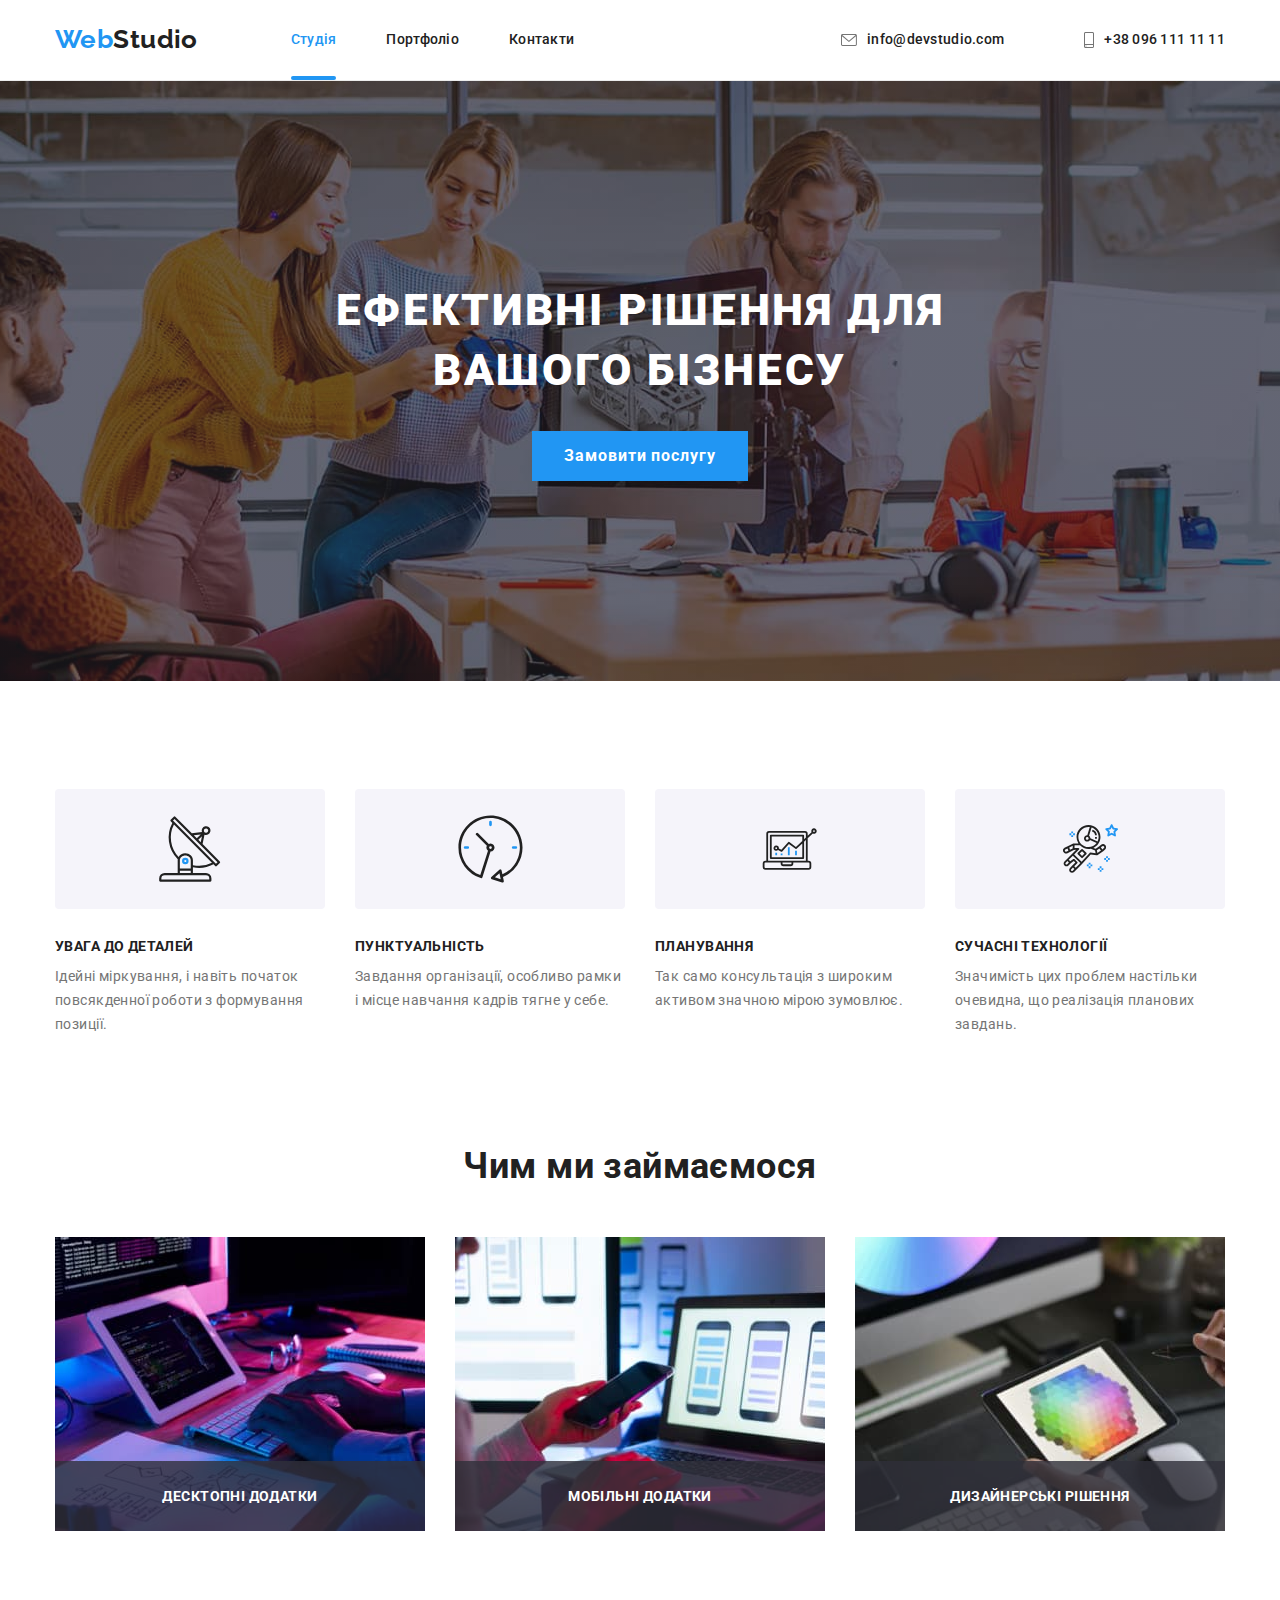
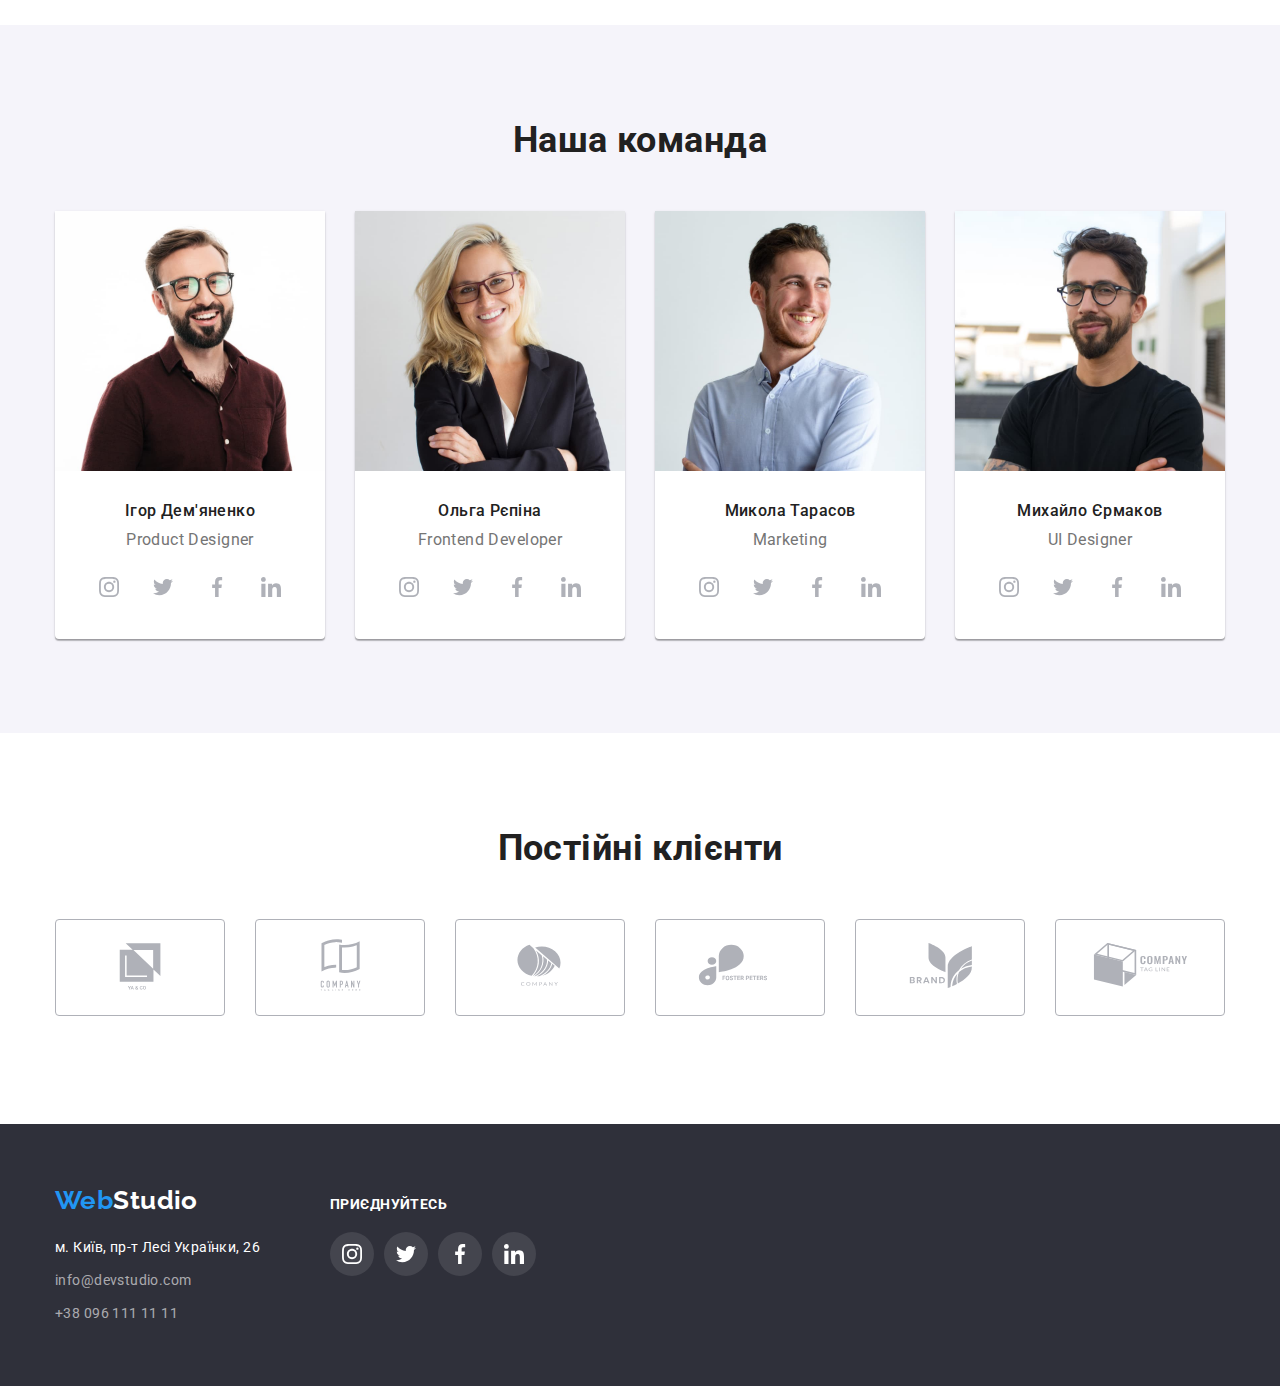
<file: index.html>
<!DOCTYPE html>
<html lang="uk">
  <head>
    <meta charset="UTF-8" />
    <meta http-equiv="X-UA-Compatible" content="IE=edge" />
    <meta name="viewport" content="width=device-width, initial-scale=1.0" />
    <title>Document</title>
    <link rel="preconnect" href="https://fonts.googleapis.com" />
    <link rel="preconnect" href="https://fonts.gstatic.com" crossorigin />
    <link
      href="https://fonts.googleapis.com/css2?family=Raleway:wght@700&family=Roboto:wght@400;500;700;900&display=swap"
      rel="stylesheet"
    />
    <link
      rel="stylesheet"
      href="https://cdnjs.cloudflare.com/ajax/libs/modern-normalize/1.1.0/modern-normalize.min.css"
    />
    <link rel="stylesheet" href="./css/styles.css" />
  </head>
  <body>
    <header class="page-header">
      <div class="container main-nav">
        <a href="/" class="logo header"> <span class="accent">Web</span>Studio </a>

        <nav>
          <ul class="site-nav list">
            <li class="item"><a class="link current" href="">Студія</a></li>
            <li class="item"><a class="link" href="./portfolio.html">Портфоліо</a></li>
            <li class="item"><a class="link" href="">Контакти</a></li>
          </ul>
        </nav>

        <ul class="auth-list">
          <li class="auth-item">
            <a class="auth-link" href="mailto:info@devstudio.com">
              <svg class="auth-icon" width="16px" height="12px">
                <use href="./images/icons.svg#icon-envelope"></use>
              </svg>
              info@devstudio.com</a
            >
          </li>
          <li class="auth-item">
            <a class="auth-link" href="tel:+380961111111">
              <svg class="auth-icon" width="10px" height="16px">
                <use href="./images/icons.svg#icon-smartphone"></use>
              </svg>
              +38 096 111 11 11</a
            >
          </li>
        </ul>
      </div>
    </header>

    <main>
      <section class="hero overlay">
        <div class="container">
          <h1 class="hero-title">Ефективні рішення для вашого бізнесу</h1>
          <button type="button" class="button primary" data-modal-open>Замовити послугу</button>
        </div>
      </section>

      <section class="benefits section">
        <div class="container">
          <h2 class="visually-hidden">Переваги</h2>
          <ul class="benefits-list">
            <li class="benefits-item">
              <div class="benefits-element">
                <svg class="benefits-icon" width="65.32px" height="70px">
                  <use href="./images/icons.svg#icon-antenna"></use>
                </svg>
              </div>
              <h3 class="benefits-title">Увага до деталей</h3>
              <p class="benefits-text">
                Ідейні міркування, і навіть початок повсякденної роботи з формування позиції.
              </p>
            </li>
            <li class="benefits-item">
              <div class="benefits-element">
                <svg class="benefits-icon" width="67px" height="70px">
                  <use href="./images/icons.svg#icon-clock"></use>
                </svg>
              </div>
              <h3 class="benefits-title">Пунктуальність</h3>
              <p class="benefits-text">
                Завдання організації, особливо рамки і місце навчання кадрів тягне у себе.
              </p>
            </li>
            <li class="benefits-item">
              <div class="benefits-element">
                <svg class="benefits-icon" width="70px" height="54px">
                  <use href="./images/icons.svg#icon-diagram"></use>
                </svg>
              </div>
              <h3 class="benefits-title">Планування</h3>
              <p class="benefits-text">
                Так само консультація з широким активом значною мірою зумовлює.
              </p>
            </li>
            <li class="benefits-item">
              <div class="benefits-element">
                <svg class="benefits-icon" width="55px" height="61px">
                  <use href="./images/icons.svg#icon-astronaut"></use>
                </svg>
              </div>
              <h3 class="benefits-title">Сучасні технології</h3>
              <p class="benefits-text">
                Значимість цих проблем настільки очевидна, що реалізація планових завдань.
              </p>
            </li>
          </ul>
        </div>
      </section>

      <section class="examples section">
        <div class="container">
          <h2 class="examples-title">Чим ми займаємося</h2>
          <ul class="examples list">
            <li class="item">
              <div class="examples-thumb">
                <img src="./images/computer.jpg" alt="Робота на компютері" width="370" />
                <p class="examples-text">Десктопні додатки</p>
              </div>
            </li>

            <li class="item">
              <div class="examples-thumb">
                <img src="./images/phone.jpg" alt="Робота та телефоні" width="370" />
                <p class="examples-text">Мобільні додатки</p>
              </div>
            </li>

            <li class="item">
              <div class="examples-thumb">
                <img src="./images/tablet.jpg" alt="Робота на планшеті" width="370" />
                <p class="examples-text">Дизайнерські рішення</p>
              </div>
            </li>
          </ul>
        </div>
      </section>

      <section class="team section">
        <div class="container">
          <h2 class="team-title">Наша команда</h2>
          <ul class="team list">
            <li class="item">
              <img src="./images/productdesigner.jpg" alt="Дизайнер продукту" width="270" />
              <h3 class="title">Ігор Дем'яненко</h3>
              <p class="text" lang="en">Product Designer</p>
              <div class="thumb">
                <ul class="net-list">
                  <li class="net-item">
                    <a href="#" class="net-link">
                      <svg class="net-icon" width="20px" height="20px">
                        <use href="./images/icons.svg#icon-instagram"></use>
                      </svg>
                    </a>
                  </li>
                  <li class="net-item">
                    <a href="#" class="net-link">
                      <svg class="net-icon" width="20px" height="20px">
                        <use href="./images/icons.svg#icon-twitter"></use>
                      </svg>
                    </a>
                  </li>
                  <li class="net-item">
                    <a href="#" class="net-link">
                      <svg class="net-icon" width="20px" height="20px">
                        <use href="./images/icons.svg#icon-facebook"></use>
                      </svg>
                    </a>
                  </li>
                  <li class="net-item">
                    <a href="#" class="net-link">
                      <svg class="net-icon" width="20px" height="20px">
                        <use href="./images/icons.svg#icon-linkedin"></use>
                      </svg>
                    </a>
                  </li>
                </ul>
              </div>
            </li>

            <li class="item">
              <img src="./images/frontenddeveloper.jpg" alt="Розробник інтерфейсу" width="270" />
              <h3 class="title">Ольга Рєпіна</h3>
              <p class="text" lang="en">Frontend Developer</p>
              <div class="thumb">
                <ul class="net-list">
                  <li class="net-item">
                    <a href="#" class="net-link">
                      <svg class="net-icon" width="20px" height="20px">
                        <use href="./images/icons.svg#icon-instagram"></use>
                      </svg>
                    </a>
                  </li>
                  <li class="net-item">
                    <a href="#" class="net-link">
                      <svg class="net-icon" width="20px" height="20px">
                        <use href="./images/icons.svg#icon-twitter"></use>
                      </svg>
                    </a>
                  </li>
                  <li class="net-item">
                    <a href="#" class="net-link">
                      <svg class="net-icon" width="20px" height="20px">
                        <use href="./images/icons.svg#icon-facebook"></use>
                      </svg>
                    </a>
                  </li>
                  <li class="net-item">
                    <a href="#" class="net-link">
                      <svg class="net-icon" width="20px" height="20px">
                        <use href="./images/icons.svg#icon-linkedin"></use>
                      </svg>
                    </a>
                  </li>
                </ul>
              </div>
            </li>

            <li class="item">
              <img src="./images/marketing.jpg" alt="Маркетинг" width="270" />
              <h3 class="title">Микола Тарасов</h3>
              <p class="text" lang="en">Marketing</p>
              <div class="thumb">
                <ul class="net-list">
                  <li class="net-item">
                    <a href="#" class="net-link">
                      <svg class="net-icon" width="20px" height="20px">
                        <use href="./images/icons.svg#icon-instagram"></use>
                      </svg>
                    </a>
                  </li>
                  <li class="net-item">
                    <a href="#" class="net-link">
                      <svg class="net-icon" width="20px" height="20px">
                        <use href="./images/icons.svg#icon-twitter"></use>
                      </svg>
                    </a>
                  </li>
                  <li class="net-item">
                    <a href="#" class="net-link">
                      <svg class="net-icon" width="20px" height="20px">
                        <use href="./images/icons.svg#icon-facebook"></use>
                      </svg>
                    </a>
                  </li>
                  <li class="net-item">
                    <a href="#" class="net-link">
                      <svg class="net-icon" width="20px" height="20px">
                        <use href="./images/icons.svg#icon-linkedin"></use>
                      </svg>
                    </a>
                  </li>
                </ul>
              </div>
            </li>

            <li class="item">
              <img
                src="./images/uidesigner.jpg"
                alt="Дизайнер інтерфейсу користувача"
                width="270"
              />
              <h3 class="title">Михайло Єрмаков</h3>
              <p class="text" lang="en">UI Designer</p>
              <div class="thumb">
                <ul class="net-list">
                  <li class="net-item">
                    <a href="#" class="net-link">
                      <svg class="net-icon" width="20px" height="20px">
                        <use href="./images/icons.svg#icon-instagram"></use>
                      </svg>
                    </a>
                  </li>
                  <li class="net-item">
                    <a href="#" class="net-link">
                      <svg class="net-icon" width="20px" height="20px">
                        <use href="./images/icons.svg#icon-twitter"></use>
                      </svg>
                    </a>
                  </li>
                  <li class="net-item">
                    <a href="#" class="net-link">
                      <svg class="net-icon" width="20px" height="20px">
                        <use href="./images/icons.svg#icon-facebook"></use>
                      </svg>
                    </a>
                  </li>
                  <li class="net-item">
                    <a href="#" class="net-link">
                      <svg class="net-icon" width="20px" height="20px">
                        <use href="./images/icons.svg#icon-linkedin"></use>
                      </svg>
                    </a>
                  </li>
                </ul>
              </div>
            </li>
          </ul>
        </div>
      </section>

      <section class="clientage section">
        <div class="container">
          <h2 class="clientage-title">Постійні клієнти</h2>
          <ul class="clientage-list">
            <li class="clientage-item">
              <a href="#" class="clientage-link">
                <svg class="clientage-icon" width="106px" height="60px">
                  <use href="./images/icons.svg#icon-Logo1"></use>
                </svg>
              </a>
            </li>
            <li class="clientage-item">
              <a href="#" class="clientage-link">
                <svg class="clientage-icon" width="106px" height="60px">
                  <use href="./images/icons.svg#icon-Logo2"></use>
                </svg>
              </a>
            </li>
            <li class="clientage-item">
              <a href="#" class="clientage-link">
                <svg class="clientage-icon" width="106px" height="60px">
                  <use href="./images/icons.svg#icon-Logo3"></use>
                </svg>
              </a>
            </li>
            <li class="clientage-item">
              <a href="#" class="clientage-link">
                <svg class="clientage-icon" width="106px" height="60px">
                  <use href="./images/icons.svg#icon-Logo4"></use>
                </svg>
              </a>
            </li>
            <li class="clientage-item">
              <a href="#" class="clientage-link">
                <svg class="clientage-icon" width="106px" height="60px">
                  <use href="./images/icons.svg#icon-Logo5"></use>
                </svg>
              </a>
            </li>
            <li class="clientage-item">
              <a href="#" class="clientage-link">
                <svg class="clientage-icon" width="106px" height="60px">
                  <use href="./images/icons.svg#icon-Logo6"></use>
                </svg>
              </a>
            </li>
          </ul>
        </div>
      </section>
    </main>

    <footer>
      <div class="container footer">
        <div class="content footer">
          <a href="index.html" class="logo footer"> <span class="accent">Web</span>Studio </a>

          <address>
            <ul class="address list">
              <li class="item">
                <a href="" class="address-legal">м. Київ, пр-т Лесі Українки, 26</a>
              </li>
              <li class="item">
                <a href="mailto:info@devstudio.com" class="mail">info@devstudio.com</a>
              </li>

              <li class="item">
                <a href="tel:+380961111111" class="phone">+38 096 111 11 11</a>
              </li>
            </ul>
          </address>
        </div>

        <div class="thumb-footer">
          <div class="net-content-footer">
            <p class="net-text">Приєднуйтесь</p>
            <ul class="net-list footer">
              <li class="net-item footer">
                <a href="#" class="net-link footer">
                  <svg class="net-icon footer" width="20px" height="20px">
                    <use href="./images/icons.svg#icon-instagram"></use>
                  </svg>
                </a>
              </li>
              <li class="net-item footer">
                <a href="#" class="net-link footer">
                  <svg class="net-icon footer" width="20px" height="20px">
                    <use href="./images/icons.svg#icon-twitter"></use>
                  </svg>
                </a>
              </li>
              <li class="net-item footer">
                <a href="#" class="net-link footer">
                  <svg class="net-icon footer" width="20px" height="20px">
                    <use href="./images/icons.svg#icon-facebook"></use>
                  </svg>
                </a>
              </li>
              <li class="net-item footer">
                <a href="#" class="net-link footer">
                  <svg class="net-icon footer" width="20px" height="20px">
                    <use href="./images/icons.svg#icon-linkedin"></use>
                  </svg>
                </a>
              </li>
            </ul>
          </div>
        </div>
      </div>
    </footer>

    <div class="backdrop is-hidden" data-modal>
      <div class="modal">
        <button type="button" class="button-modal" data-modal-close>
          <svg class="button-modal-close" width="18px" height="18px">
            <use href="./images/icons.svg#icon-close"></use>
          </svg>
        </button>
      </div>
    </div>

    <script src="./js/modal.js"></script>
  </body>
</html>
</file>
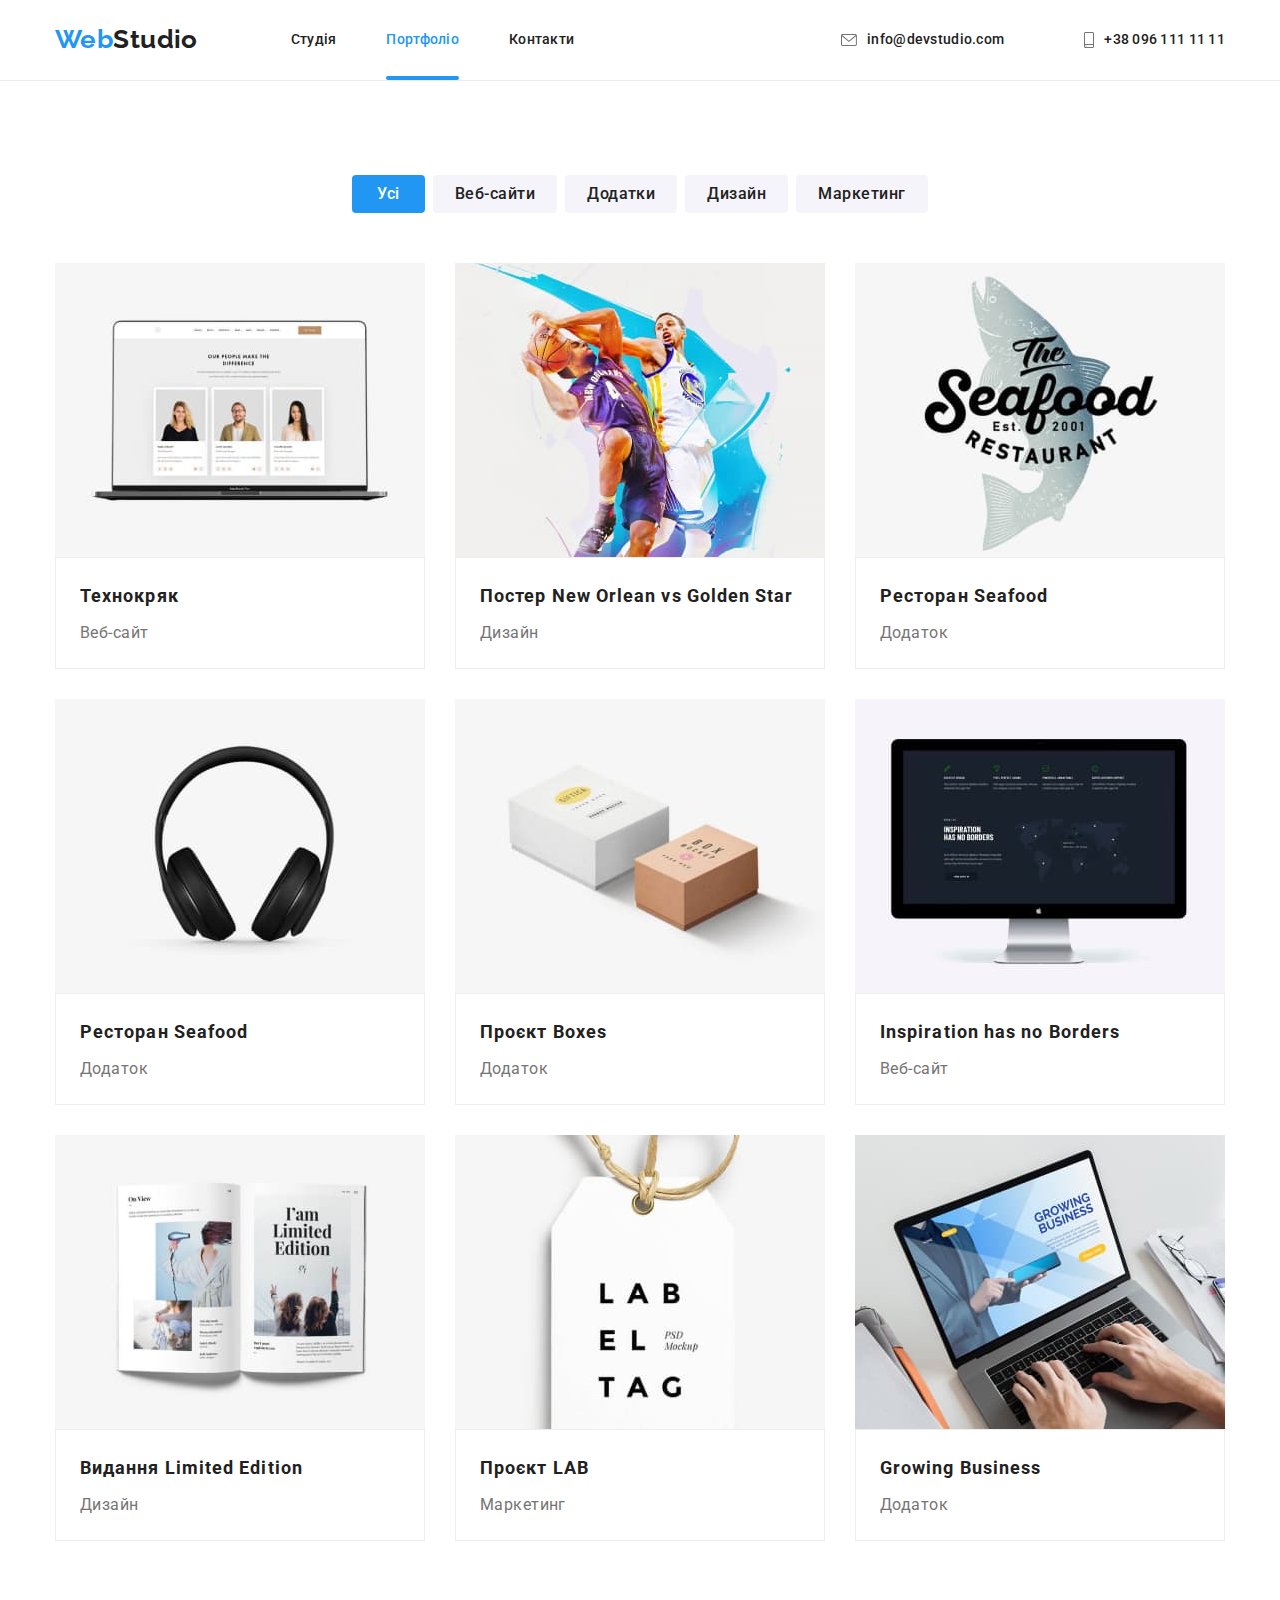
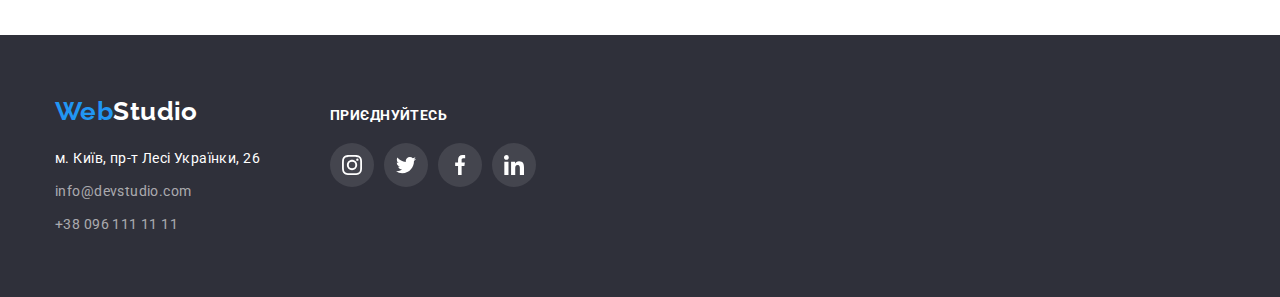
<file: portfolio.html>
<!DOCTYPE html>
<html lang="uk">
  <head>
    <meta charset="UTF-8" />
    <meta http-equiv="X-UA-Compatible" content="IE=edge" />
    <meta name="viewport" content="width=device-width, initial-scale=1.0" />
    <title>Document</title>
    <link rel="preconnect" href="https://fonts.googleapis.com" />
    <link rel="preconnect" href="https://fonts.gstatic.com" crossorigin />
    <link
      href="https://fonts.googleapis.com/css2?family=Raleway:wght@700&family=Roboto:wght@400;500;700;900&display=swap"
      rel="stylesheet"
    />
    <link
      rel="stylesheet"
      href="https://cdnjs.cloudflare.com/ajax/libs/modern-normalize/1.1.0/modern-normalize.min.css"
    />
    <link rel="stylesheet" href="./css/styles.css" />
  </head>

  <body>
    <header class="page-header">
      <div class="container main-nav">
        <a href="/" class="logo header"> <span class="accent">Web</span>Studio </a>

        <nav>
          <ul class="site-nav list">
            <li class="item"><a class="link" href="./index.html">Студія</a></li>
            <li class="item"><a class="link current" href="./portfolio.html">Портфоліо</a></li>
            <li class="item"><a class="link" href="">Контакти</a></li>
          </ul>
        </nav>

        <ul class="auth-list">
          <li class="auth-item">
            <a class="auth-link" href="mailto:info@devstudio.com">
              <svg class="auth-icon" width="16px" height="12px">
                <use href="./images/icons.svg#icon-envelope"></use>
              </svg>
              info@devstudio.com</a
            >
          </li>
          <li class="auth-item">
            <a class="auth-link" href="tel:+380961111111">
              <svg class="auth-icon" width="10px" height="16px">
                <use href="./images/icons.svg#icon-smartphone"></use>
              </svg>
              +38 096 111 11 11</a
            >
          </li>
        </ul>
      </div>
    </header>

    <main>
      <section class="section">
        <div class="container">
          <h1 class="visually-hidden">Приклади проектів</h1>
          <ul class="button list">
            <li class="item">
              <button type="button" class="button secondary active">Усі</button>
            </li>
            <li class="item">
              <button type="button" class="button secondary">Веб-сайти</button>
            </li>
            <li class="item">
              <button type="button" class="button secondary">Додатки</button>
            </li>
            <li class="item">
              <button type="button" class="button secondary">Дизайн</button>
            </li>
            <li class="item">
              <button type="button" class="button secondary">Маркетинг</button>
            </li>
          </ul>

          <ul class="works list">
            <li class="works item">
              <a class="works-link" href="#">
                <div class="works-thumb">
                  <img src="./images/technocrat.jpg" alt="Сайт" width="370" />
                  <div class="works-overlay">
                    <p class="works-exposition">
                      Ресурс пропонує комплексні пропозиції з різним рівнем функціоналу та сервісів.
                      Все це дозволить відвідувачу отримати вичерпні відомості про компанію чи
                      приватну особу.
                    </p>
                  </div>
                </div>
                <div class="works-caption">
                  <h2 class="works-title">Технокряк</h2>
                  <p class="works-description">Веб-сайт</p>
                </div>
              </a>
            </li>

            <li class="works item">
              <a class="works-link" href="#">
                <div class="works-thumb">
                  <img src="./images/neworlean.jpg" alt="Баскетбол" width="370" />
                  <div class="works-overlay">
                    <p class="works-exposition">
                      Ресурс пропонує комплексні пропозиції з різним рівнем функціоналу та сервісів.
                      Все це дозволить відвідувачу отримати вичерпні відомості про компанію чи
                      приватну особу.
                    </p>
                  </div>
                </div>
                <div class="works-caption">
                  <h2 class="works-title">Постер New Orlean vs Golden Star</h2>
                  <p class="works-description">Дизайн</p>
                </div>
              </a>
            </li>

            <li class="works item">
              <a class="works-link" href="#">
                <div class="works-thumb">
                  <img src="./images/seafoot.jpg" alt="Логопит ресторану" width="370" />
                  <div class="works-overlay">
                    <p class="works-exposition">
                      Ресурс пропонує комплексні пропозиції з різним рівнем функціоналу та сервісів.
                      Все це дозволить відвідувачу отримати вичерпні відомості про компанію чи
                      приватну особу.
                    </p>
                  </div>
                </div>
                <div class="works-caption">
                  <h2 class="works-title">Ресторан Seafood</h2>
                  <p class="works-description">Додаток</p>
                </div>
              </a>
            </li>

            <li class="works item">
              <a class="works-link" href="#">
                <div class="works-thumb">
                  <img src="./images/prime.jpg" alt="Навушники" width="370" />
                  <div class="works-overlay">
                    <p class="works-exposition">
                      Ресурс пропонує комплексні пропозиції з різним рівнем функціоналу та сервісів.
                      Все це дозволить відвідувачу отримати вичерпні відомості про компанію чи
                      приватну особу.
                    </p>
                  </div>
                </div>
                <div class="works-caption">
                  <h2 class="works-title">Ресторан Seafood</h2>
                  <p class="works-description">Додаток</p>
                </div>
              </a>
            </li>

            <li class="works item">
              <a class="works-link" href="#">
                <div class="works-thumb">
                  <img src="./images/boxes.jpg" alt="Коробочки" width="370" />
                  <div class="works-overlay">
                    <p class="works-exposition">
                      Ресурс пропонує комплексні пропозиції з різним рівнем функціоналу та сервісів.
                      Все це дозволить відвідувачу отримати вичерпні відомості про компанію чи
                      приватну особу.
                    </p>
                  </div>
                </div>
                <div class="works-caption">
                  <h2 class="works-title">Проєкт Boxes</h2>
                  <p class="works-description">Додаток</p>
                </div>
              </a>
            </li>

            <li class="works item">
              <a class="works-link" href="#">
                <div class="works-thumb">
                  <img src="./images/inspiration.jpg" alt="Монітор" width="370" />
                  <div class="works-overlay">
                    <p class="works-exposition">
                      Ресурс пропонує комплексні пропозиції з різним рівнем функціоналу та сервісів.
                      Все це дозволить відвідувачу отримати вичерпні відомості про компанію чи
                      приватну особу.
                    </p>
                  </div>
                </div>
                <div class="works-caption">
                  <h2 class="works-title">Inspiration has no Borders</h2>
                  <p class="works-description">Веб-сайт</p>
                </div>
              </a>
            </li>

            <li class="works item">
              <a class="works-link" href="#">
                <div class="works-thumb">
                  <img src="./images/limitededition.jpg" alt="Книга" width="370" />
                  <div class="works-overlay">
                    <p class="works-exposition">
                      Ресурс пропонує комплексні пропозиції з різним рівнем функціоналу та сервісів.
                      Все це дозволить відвідувачу отримати вичерпні відомості про компанію чи
                      приватну особу.
                    </p>
                  </div>
                </div>
                <div class="works-caption">
                  <h2 class="works-title">Видання Limited Edition</h2>
                  <p class="works-description">Дизайн</p>
                </div>
              </a>
            </li>

            <li class="works item">
              <a class="works-link" href="#">
                <div class="works-thumb">
                  <img src="./images/lab.jpg" alt="Бирка" width="370" />
                  <div class="works-overlay">
                    <p class="works-exposition">
                      Ресурс пропонує комплексні пропозиції з різним рівнем функціоналу та сервісів.
                      Все це дозволить відвідувачу отримати вичерпні відомості про компанію чи
                      приватну особу.
                    </p>
                  </div>
                </div>
                <div class="works-caption">
                  <h2 class="works-title">Проєкт LAB</h2>
                  <p class="works-description">Маркетинг</p>
                </div>
              </a>
            </li>

            <li class="works item">
              <a class="works-link" href="#">
                <div class="works-thumb">
                  <img src="./images/growingbusiness.jpg" alt="Ноутбук" width="370" />
                  <div class="works-overlay">
                    <p class="works-exposition">
                      Ресурс пропонує комплексні пропозиції з різним рівнем функціоналу та сервісів.
                      Все це дозволить відвідувачу отримати вичерпні відомості про компанію чи
                      приватну особу.
                    </p>
                  </div>
                </div>
                <div class="works-caption">
                  <h2 class="works-title">Growing Business</h2>
                  <p class="works-description">Додаток</p>
                </div>
              </a>
            </li>
          </ul>
        </div>
      </section>
    </main>

    <footer>
      <div class="container footer">
        <div>
          <a href="index.html" class="logo footer"> <span class="accent">Web</span>Studio </a>

          <address>
            <ul class="address list">
              <li class="item">
                <a href="" class="address-legal">м. Київ, пр-т Лесі Українки, 26</a>
              </li>
              <li class="item">
                <a href="mailto:info@devstudio.com" class="mail">info@devstudio.com</a>
              </li>

              <li class="item">
                <a href="tel:+380961111111" class="phone">+38 096 111 11 11</a>
              </li>
            </ul>
          </address>
        </div>

        <div class="thumb-footer">
          <div>
            <p class="net-text">Приєднуйтесь</p>
            <ul class="net-list footer">
              <li class="net-item footer">
                <a href="#" class="net-link footer">
                  <svg class="net-icon footer" width="20px" height="20px">
                    <use href="./images/icons.svg#icon-instagram"></use>
                  </svg>
                </a>
              </li>
              <li class="net-item footer">
                <a href="#" class="net-link footer">
                  <svg class="net-icon footer" width="20px" height="20px">
                    <use href="./images/icons.svg#icon-twitter"></use>
                  </svg>
                </a>
              </li>
              <li class="net-item footer">
                <a href="#" class="net-link footer">
                  <svg class="net-icon footer" width="20px" height="20px">
                    <use href="./images/icons.svg#icon-facebook"></use>
                  </svg>
                </a>
              </li>
              <li class="net-item footer">
                <a href="#" class="net-link footer">
                  <svg class="net-icon footer" width="20px" height="20px">
                    <use href="./images/icons.svg#icon-linkedin"></use>
                  </svg>
                </a>
              </li>
            </ul>
          </div>
        </div>
      </div>
    </footer>
  </body>
</html>
</file>
<file: css/styles.css>
/* колір основного тексту #212121;  */
/* вторинний колір тексту #757575 */
/* білий #FFFFFF; */
/* колір-акцент #2196F3; */
/* основний колір фона #F5F5F5;  */
/* вторинний колір фона #F5F4FA; */
/* колір фона шапки #FFFFFF; */
/* колір фона футера #2F303A; */
/* колір фона героя #2F303A; */

:root {
  --primary-text-color: #757575;
  --title-text-color: #212121;
  --accent-color: #2196f3;
  --white: #ffffff;
  --primary-background-color: #f5f5f5;
  --secondary-background-color: #f5f4fa;
  --footer-background-color: #2f303a;
  --primary-font-family: Roboto, sans-serif;
  --secondary-font-family: Raleway, sans-serif;
  --buttom-hover-color: #188ce8;
  --time-distribution-function: cubic-bezier(0.4, 0, 0.2, 1);
}

body {
  background-color: var(--white);
  color: var(--primary-text-color);
  font-family: var(--primary-font-family);
  font-size: 14px;
  letter-spacing: 0.03em;
}

.list {
  list-style: none;
  padding: 0;
  margin: 0;
}

.works.link {
  text-decoration: none;
}

/* шапка */
.page-header {
  color: var(--title-text-color);
  border-bottom: 1px solid #ececec;
}

.main-nav {
  display: flex;
  align-items: center;
}

.logo.header {
  color: var(--title-text-color);
  font-family: var(--secondary-font-family);
  font-weight: 700;
  font-size: 26px;
  line-height: 1.2;
}

.accent {
  color: var(--accent-color);
}

.logo.header {
  text-decoration: none;
}

.site-nav {
  display: flex;
  margin-left: 93px;
}

.auth-list {
  display: flex;
  list-style: none;
  margin-left: auto;
  align-content: center;
  gap: 30px;
  margin-bottom: 0;
  margin-top: 0;
}

.site-nav .link {
  color: var(--title-text-color);
  font-weight: 500;
  line-height: 1.14;
  letter-spacing: 0.02em;
  text-decoration: none;
  display: block;
  padding-top: 32px;
  padding-bottom: 32px;

  transition: color 250ms var(--time-distribution-function);
}

.auth-link {
  color: var(--title-text-color);
  font-weight: 500;
  line-height: 1.14;
  letter-spacing: 0.02em;
  text-decoration: none;
  display: block;
  padding-top: 32px;
  padding-bottom: 32px;
  display: flex;
  align-items: center;

  transition: color 250ms var(--time-distribution-function);
}

.site-nav .link:hover,
.site-nav .link:focus {
  color: var(--accent-color);
}

.site-nav .item:not(:last-child) {
  margin-right: 50px;
}

.auth-item:not(:last-child) {
  margin-right: 50px;
}

.auth-link:hover,
.auth-link:focus {
  color: var(--accent-color);
}

.auth-link:hover .auth-icon,
.auth-link:focus .auth-icon {
  fill: var(--accent-color);
}

.auth-icon {
  margin-right: 10px;
  fill: var(--primary-text-color);
}

.container {
  max-width: 1200px;
  padding-left: 15px;
  padding-right: 15px;
  margin: 0 auto;
}

h1,
h2,
h3,
p {
  margin-top: 0;
  margin-bottom: 0;
}

img {
  display: block;
  max-width: 100%;
  height: auto;
}

.benefits-title {
  color: var(--title-text-color);
  font-size: 14px;
  line-height: 1.14;
  text-transform: uppercase;
  margin-bottom: 10px;
}

.benefits-text {
  line-height: 1.71;
}

.benefits-list {
  list-style: none;
  display: flex;
  gap: 30px;
  padding: 0;
}

.benefits-element {
  display: flex;
  min-width: 270px;
  min-height: 120px;
  border-radius: 4px;
  background-color: var(--secondary-background-color);
  justify-content: center;
  align-items: center;
  margin-bottom: 30px;
}

.benefits-icon {
  justify-content: center;
  align-items: center;
}

/* .benefits-item:not(:last-child) {
  margin-right: 30px;
} */

.button {
  font-family: inherit;
}

.button.primary {
  padding: 10px 32px;
  min-width: 216px;
  border: none;
  margin-left: auto;
  margin-right: auto;

  color: var(--white);
  background-color: var(--accent-color);

  font-weight: 700;
  font-size: 16px;
  line-height: 1.88;
  display: flex;
  align-items: center;
  text-align: center;
  letter-spacing: 0.06em;
  cursor: pointer;

  transition: background-color 250ms var(--time-distribution-function),
    box-shadow 250ms var(--time-distribution-function),
    border-radius 250ms var(--time-distribution-function);
}

.button.primary:hover,
.button.primary:focus {
  background-color: var(--buttom-hover-color);
  box-shadow: 0px 4px 4px rgba(0, 0, 0, 0.15);
  border-radius: 4px;
}

.hero {
  background-color: var(--footer-background-color);
}

.hero-title {
  color: var(--white);
  font-weight: 900;
  font-size: 44px;
  line-height: 1.36;
  text-align: center;
  letter-spacing: 0.06em;
  text-transform: uppercase;
  margin-bottom: 30px;
  max-width: 696px;
  margin-right: auto;
  margin-left: auto;
}

.overlay {
  max-width: 1600px;
  margin-left: auto;
  margin-right: auto;
  background-image: linear-gradient(to right, rgba(47, 48, 58, 0.4), rgba(47, 48, 58, 0.4)),
    url('../images/hero.jpg');
  background-repeat: no-repeat;
  background-size: cover;
  background-position: center;
}

.site-nav .link.current {
  color: var(--accent-color);
}

.link.current {
  position: relative;
}

.link.current::after {
  content: '';
  display: block;
  width: 100%;
  height: 4px;
  background: var(--accent-color);
  border-radius: 2px;
  position: absolute;
  bottom: 0;
}

.visually-hidden {
  position: absolute;
  white-space: nowrap;
  width: 1px;
  height: 1px;
  overflow: hidden;
  border: 0;
  padding: 0;
  clip: rect(0 0 0 0);
  clip-path: inset(50%);
  margin: -1px;
}

.button.list {
  display: flex;
  justify-content: center;
  margin-bottom: 50px;
  gap: 8px;
}

/* .button.list .item:not(:last-child) {
  margin-right: 8px;
} */

/* Modal */
.backdrop {
  position: fixed;
  top: 0;
  left: 0;
  width: 100%;
  height: 100%;
  background-color: rgba(0, 0, 0, 0.2);
  opacity: 1;
  transition: opacity 250ms var(--time-distribution-function),
    visibility 250ms var(--time-distribution-function);
}

.backdrop.is-hidden {
  opacity: 0;
  pointer-events: none;
  visibility: hidden;
}

.backdrop.is-hidden .modal {
  transform: translate(-50%, -50%) scale(0.75);
}

.modal {
  position: absolute;
  top: 50%;
  left: 50%;
  transform: translate(-50%, -50%) scale(1);

  width: 528px;
  height: 581px;
  background-color: var(--white);
  box-shadow: 0px 1px 3px rgba(0, 0, 0, 0.12), 0px 1px 1px rgba(0, 0, 0, 0.14),
    0px 2px 1px rgba(0, 0, 0, 0.2);
  border-radius: 4px;

  transition: transform 250ms var(--time-distribution-function);
}

.button-modal {
  position: absolute;
  top: 8px;
  right: 8px;

  display: flex;
  border-radius: 50%;
  border: 1px solid rgba(0, 0, 0, 0.1);
  background-color: var(--white);
  justify-content: center;
  align-items: center;
  height: 30px;
  width: 30px;
  cursor: pointer;
}

.section {
  padding-bottom: 94px;
  padding-top: 94px;
}

.hero {
  padding: 200px 0;
}

.examples.section {
  padding-top: 0;
}

.examples-thumb {
  position: relative;
  display: flex;
  justify-content: center;
}

.examples-thumb::before {
  content: '';
  position: absolute;

  bottom: 0;
  left: 0;

  width: 100%;
  height: 70px;
  background-color: rgba(47, 48, 58, 0.8);
}

.examples-text {
  position: absolute;
  margin: 0;
  bottom: 0;
  padding: 27px 0;

  font-weight: 700;
  text-transform: uppercase;
  color: var(--white);
}

.team.list {
  display: flex;
  gap: 30px;
}

.team {
  background-color: var(--secondary-background-color);
}

.team .item {
  background-color: var(--white);
  box-shadow: 0px 1px 3px rgba(0, 0, 0, 0.12), 0px 1px 1px rgba(0, 0, 0, 0.14),
    0px 2px 1px rgba(0, 0, 0, 0.2);
  border-radius: 0px 0px 4px 4px;
}
.team.list .title {
  margin-top: 30px;
  margin-bottom: 10px;
}

.team.list .text {
  margin-bottom: 16px;
}

.button.secondary {
  padding: 6px 22px;

  color: var(--title-text-color);
  background-color: var(--secondary-background-color);

  display: flex;
  font-weight: 500;
  font-size: 16px;
  line-height: 1.62;
  text-align: center;
  letter-spacing: 0.03em;
  border: none;
  border-radius: 4px;
  cursor: pointer;

  transition: background-color 250ms var(--time-distribution-function),
    color 250ms var(--time-distribution-function),
    box-shadow 250ms var(--time-distribution-function);
}

.button.secondary:hover,
.button.secondary:focus {
  color: var(--white);
  background-color: var(--accent-color);
  box-shadow: 0px 3px 1px rgba(0, 0, 0, 0.1), 0px 1px 2px rgba(0, 0, 0, 0.08),
    0px 2px 2px rgba(0, 0, 0, 0.12);
}

.button.secondary.active {
  padding: 6px 25px;

  color: var(--white);
  background-color: var(--accent-color);
}

.works.list {
  display: flex;
  flex-wrap: wrap;
  gap: 30px;
}

.works-thumb {
  position: relative;
  overflow: hidden;
}

.works-overlay {
  position: absolute;
  top: 0;
  left: 0;
  width: 100%;
  height: 100%;
  background-color: rgba(33, 150, 243, 0.9);
  opacity: 0;
  transform: translateY(100%);
  transition: transform 250ms var(--time-distribution-function),
    opacity 250ms var(--time-distribution-function);
}

.works.item:hover .works-overlay {
  transform: translateY(0);
  opacity: 1;
}

.works.list .works-exposition {
  color: var(--white);
  font-size: 18px;
  line-height: 1.56;
  padding: 63px 24px;
}

.works-caption {
  background: #ffffff;
  border: 1px solid #eeeeee;
}

.works-title {
  margin-top: 20px;
  margin-bottom: 4px;
  margin-right: 24px;
  margin-left: 24px;
}

.works-description {
  padding-right: 24px;
  padding-left: 24px;
  padding-bottom: 20px;
}

.examples-title,
.team-title,
.clientage-title {
  color: var(--title-text-color);
  font-size: 36px;
  line-height: 1.17;
  text-align: center;
  margin-bottom: 50px;
}

.examples {
  display: flex;
}
.examples.list {
  gap: 30px;
}

.team h3 {
  color: var(--title-text-color);
  font-weight: 500;
  font-size: 16px;
  line-height: 1.19;
  text-align: center;
}

.team p {
  font-size: 16px;
  line-height: 1.19;
  text-align: center;
}

.works h2 {
  color: var(--title-text-color);
  font-size: 18px;
  line-height: 2;
  letter-spacing: 0.06em;
}

.works p {
  font-size: 16px;
  line-height: 1.88;
}

.works-link {
  display: block;
  text-decoration: none;
  color: var(--primary-text-color);
  transition: box-shadow 250ms var(--time-distribution-function);
}

.works-link:hover,
.works-link:focus {
  box-shadow: 0px 1px 1px rgba(0, 0, 0, 0.12), 0px 4px 4px rgba(0, 0, 0, 0.06),
    1px 4px 6px rgba(0, 0, 0, 0.16);
}

.clientage-list {
  display: flex;
  list-style: none;
  justify-content: center;
  padding-left: 0px;
  gap: 30px;
}

.clientage-item {
  padding: 16px 32px;
  border: 1px solid #afb1b8;
  border-radius: 4px;
  max-width: 170px;
}

/* .clientage-item:not(:last-child) {
  margin-right: 30px;
} */

.clientage-icon {
  fill: rgba(175, 177, 184, 1);

  transition: fill 250ms var(--time-distribution-function);
}

.clientage-item:hover,
.clientage-item:focus {
  border: 1px solid var(--accent-color);
}

.clientage-item:hover .clientage-icon,
.clientage-item:focus .clientage-icon {
  fill: var(--accent-color);
}

.net-list {
  list-style: none;
  display: flex;
  justify-content: center;
  gap: 10px;
  margin-bottom: 30px;
  padding: 0px;
}

.net-link {
  display: flex;
  width: 44px;
  height: 44px;
  display: flex;
  background-color: var(--white);
  border-radius: 50%;
  justify-content: center;
  align-items: center;
  fill: #afb1b8;

  transition: background-color 250ms var(--time-distribution-function);
}

.net-link:hover,
.net-link:focus {
  background-color: var(--accent-color);
}

.net-link .net-icon {
  transition: fill 250ms var(--time-distribution-function);
}

.net-link:hover .net-icon,
.net-link:focus .net-icon {
  fill: var(--white);
}

footer {
  background-color: var(--footer-background-color);
}

.logo.footer,
.address-legal,
.mail,
.phone {
  text-decoration: none;
}

.address.list .item:not(:last-child) {
  margin-bottom: 9px;
}

.logo.footer {
  color: var(--white);
  font-family: var(--secondary-font-family);
  font-weight: 700;
  font-size: 26px;
  line-height: 1.19;
  display: block;
  margin-bottom: 20px;
}

footer {
  padding-top: 60px;
  padding-bottom: 60px;
}

.address-legal {
  color: var(--white);
  line-height: 1.71;
  font-style: normal;
}

.mail,
.phone {
  color: rgba(255, 255, 255, 0.6);
  line-height: 1.71;
  font-style: normal;
}
.address.list a {
  transition: color 250ms var(--time-distribution-function);
}

.address.list a:hover,
.address.list a:focus {
  color: var(--accent-color);
}

.container.footer {
  display: flex;
  align-items: baseline;
}

.thumb-footer {
  display: flex;
  margin-top: 12px;
  margin-left: 70px;
  justify-content: flex-start;
}

.net-text {
  font-weight: 700;
  text-transform: uppercase;
  color: var(--white);
  margin-bottom: 20px;
}

.net-list.footer {
  margin-bottom: 20px;
  padding: 0px;
}

.net-link.footer {
  background-color: rgba(255, 255, 255, 0.1);
  border-radius: 50%;
  fill: var(--white);
}

.net-link.footer:hover,
.net-link.footer:focus {
  background-color: var(--accent-color);
}
</file>
